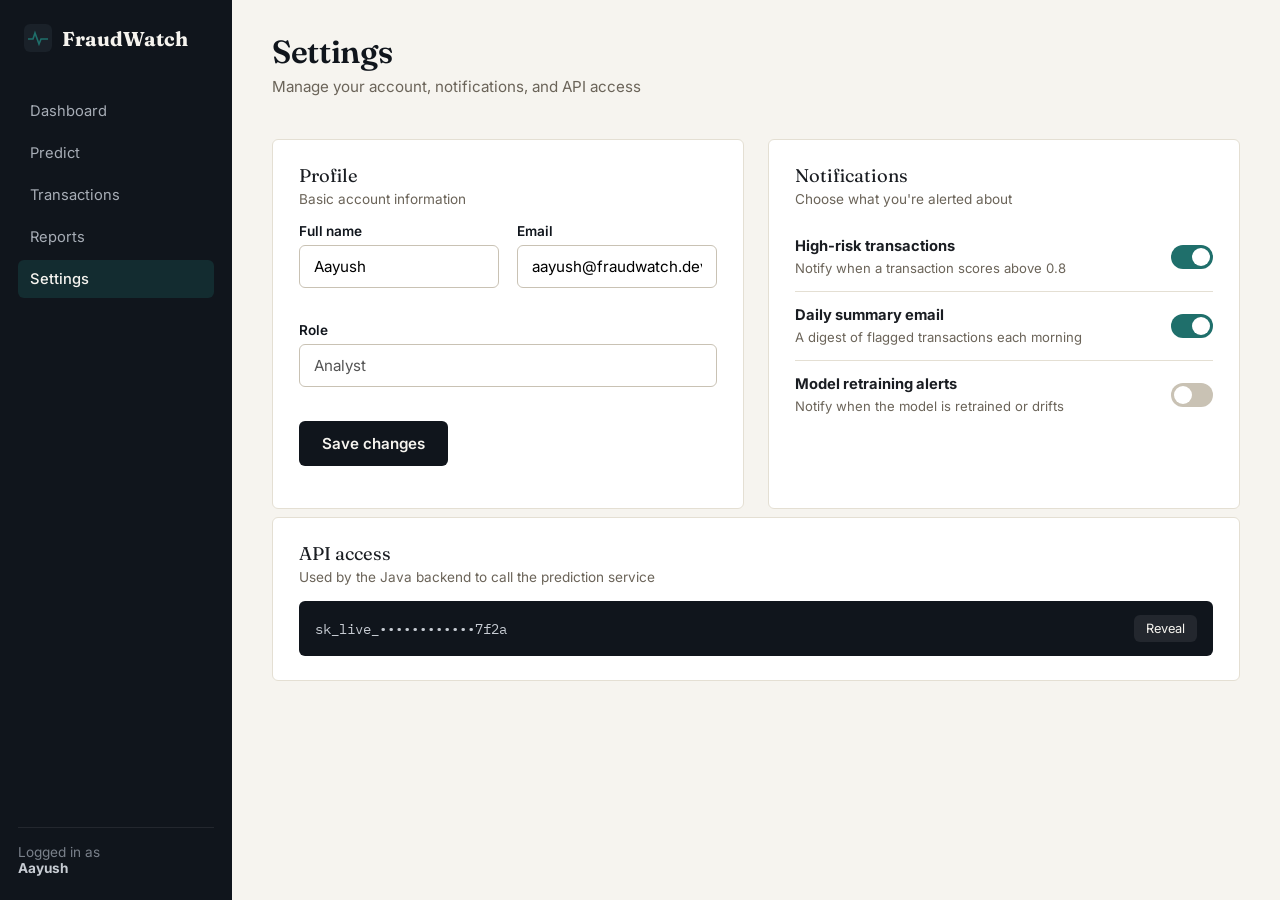
<file: fraud-frontend/fraud-frontend/settings.html>
<!DOCTYPE html>
<html lang="en">
<head>
    <meta charset="UTF-8">
    <meta name="viewport" content="width=device-width, initial-scale=1.0">
    <title>Settings — FraudWatch</title>
    <link rel="stylesheet" href="../css/styles.css">
</head>
<body>

<div class="app-shell">
    <aside class="sidebar">
        <a class="brand" href="index.html">
            <svg class="brand-mark" viewBox="0 0 28 28" fill="none">
                <rect width="28" height="28" rx="6" fill="#1A2129"/>
                <path d="M4 15 L9 15 L11 9 L15 20 L17 15 L24 15" stroke="#1F6F6B" stroke-width="1.6" fill="none"/>
            </svg>
            FraudWatch
        </a>
        <nav class="side-nav">
            <a href="dashboard.html" class="side-link">Dashboard</a>
            <a href="predict.html" class="side-link">Predict</a>
            <a href="transactions.html" class="side-link">Transactions</a>
            <a href="reports.html" class="side-link">Reports</a>
            <a href="settings.html" class="side-link active">Settings</a>
        </nav>
        <div class="side-foot">
            Logged in as<br><strong style="color:#C7CCD3;">Aayush</strong>
        </div>
    </aside>

    <main class="main">
        <div class="page-header">
            <div>
                <h1>Settings</h1>
                <p>Manage your account, notifications, and API access</p>
            </div>
        </div>

        <div class="settings-grid">
            <div class="panel settings-section">
                <div class="panel-title">Profile</div>
                <div class="panel-sub">Basic account information</div>
                <form class="form-grid">
                    <div class="field">
                        <label for="fullName">Full name</label>
                        <input type="text" id="fullName" value="Aayush">
                    </div>
                    <div class="field">
                        <label for="email">Email</label>
                        <input type="email" id="email" value="aayush@fraudwatch.dev">
                    </div>
                    <div class="field full">
                        <label for="role">Role</label>
                        <input type="text" id="role" value="Analyst" disabled>
                    </div>
                    <div class="field full">
                        <button type="submit" class="btn btn-primary">Save changes</button>
                    </div>
                </form>
            </div>

            <div class="panel settings-section">
                <div class="panel-title">Notifications</div>
                <div class="panel-sub">Choose what you're alerted about</div>

                <div class="toggle-row">
                    <div class="toggle-row-text">
                        <strong>High-risk transactions</strong>
                        <span>Notify when a transaction scores above 0.8</span>
                    </div>
                    <label class="switch">
                        <input type="checkbox" checked>
                        <span class="slider"></span>
                    </label>
                </div>

                <div class="toggle-row">
                    <div class="toggle-row-text">
                        <strong>Daily summary email</strong>
                        <span>A digest of flagged transactions each morning</span>
                    </div>
                    <label class="switch">
                        <input type="checkbox" checked>
                        <span class="slider"></span>
                    </label>
                </div>

                <div class="toggle-row">
                    <div class="toggle-row-text">
                        <strong>Model retraining alerts</strong>
                        <span>Notify when the model is retrained or drifts</span>
                    </div>
                    <label class="switch">
                        <input type="checkbox">
                        <span class="slider"></span>
                    </label>
                </div>
            </div>
        </div>

        <div class="panel">
            <div class="panel-title">API access</div>
            <div class="panel-sub">Used by the Java backend to call the prediction service</div>
            <div class="api-key-box">
                <span id="apiKeyText">sk_live_••••••••••••7f2a</span>
                <button id="revealKey">Reveal</button>
            </div>
        </div>
    </main>
</div>

<script>
    document.getElementById('revealKey').addEventListener('click', function () {
        const el = document.getElementById('apiKeyText');
        const revealed = el.textContent.includes('•');
        el.textContent = revealed ? 'sk_live_9c31f8b2d7e4a67f2a' : 'sk_live_••••••••••••7f2a';
        this.textContent = revealed ? 'Hide' : 'Reveal';
    });
</script>
</body>
</html>
</file>
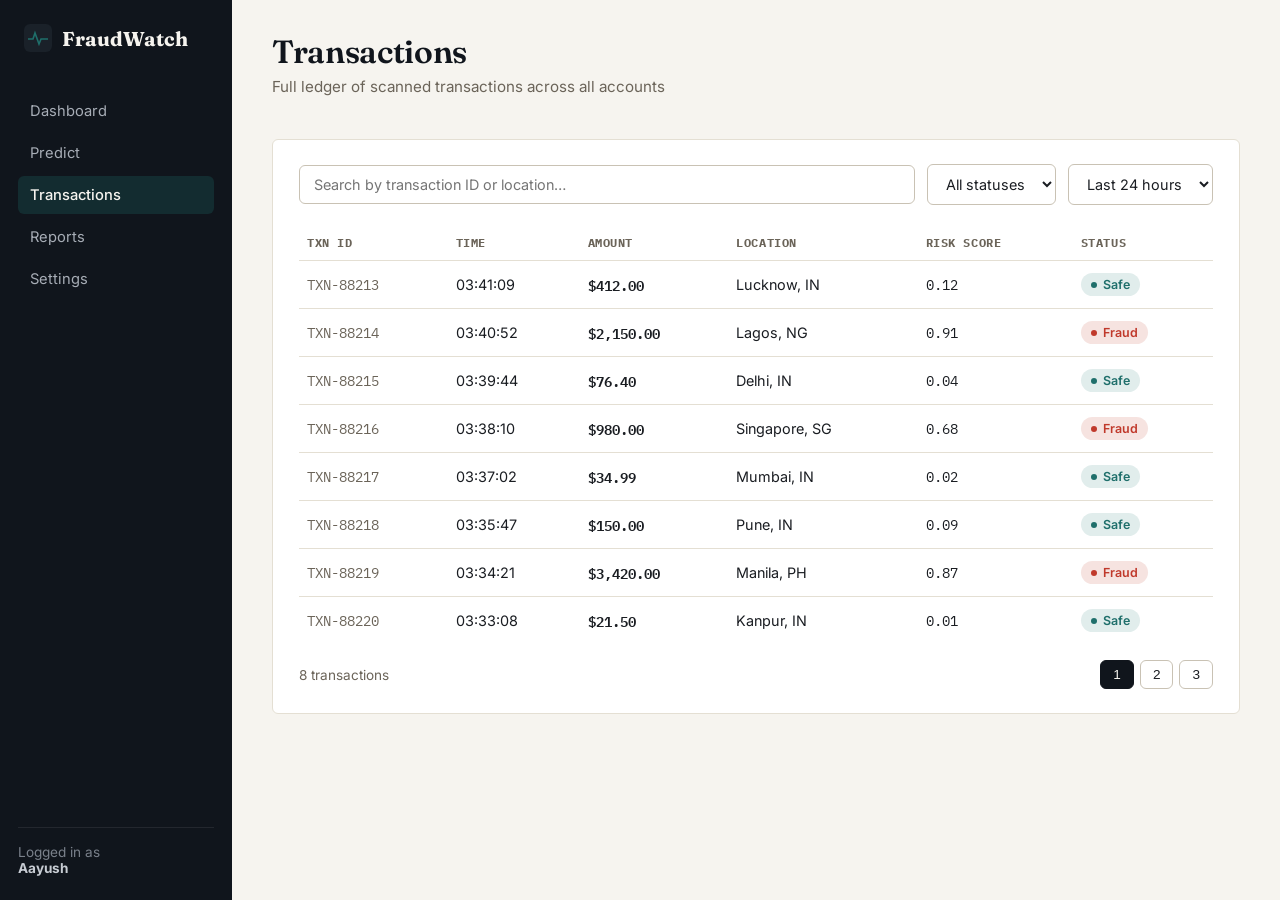
<file: fraud-frontend/fraud-frontend/transactions.html>
<!DOCTYPE html>
<html lang="en">
<head>
    <meta charset="UTF-8">
    <meta name="viewport" content="width=device-width, initial-scale=1.0">
    <title>Transactions — FraudWatch</title>
    <link rel="stylesheet" href="../css/styles.css">
</head>
<body>

<div class="app-shell">
    <aside class="sidebar">
        <a class="brand" href="index.html">
            <svg class="brand-mark" viewBox="0 0 28 28" fill="none">
                <rect width="28" height="28" rx="6" fill="#1A2129"/>
                <path d="M4 15 L9 15 L11 9 L15 20 L17 15 L24 15" stroke="#1F6F6B" stroke-width="1.6" fill="none"/>
            </svg>
            FraudWatch
        </a>
        <nav class="side-nav">
            <a href="dashboard.html" class="side-link">Dashboard</a>
            <a href="predict.html" class="side-link">Predict</a>
            <a href="transactions.html" class="side-link active">Transactions</a>
            <a href="reports.html" class="side-link">Reports</a>
            <a href="settings.html" class="side-link">Settings</a>
        </nav>
        <div class="side-foot">
            Logged in as<br><strong style="color:#C7CCD3;">Aayush</strong>
        </div>
    </aside>

    <main class="main">
        <div class="page-header">
            <div>
                <h1>Transactions</h1>
                <p>Full ledger of scanned transactions across all accounts</p>
            </div>
        </div>

        <div class="panel">
            <div class="toolbar">
                <input type="search" id="searchInput" placeholder="Search by transaction ID or location…">
                <select id="statusFilter">
                    <option value="all">All statuses</option>
                    <option value="safe">Safe</option>
                    <option value="fraud">Fraud</option>
                </select>
                <select id="rangeFilter">
                    <option>Last 24 hours</option>
                    <option>Last 7 days</option>
                    <option>Last 30 days</option>
                </select>
            </div>

            <table id="txnTable">
                <thead>
                <tr><th>Txn ID</th><th>Time</th><th>Amount</th><th>Location</th><th>Risk score</th><th>Status</th></tr>
                </thead>
                <tbody>
                <tr data-status="safe"><td class="txn-id">TXN-88213</td><td>03:41:09</td><td class="amount">$412.00</td><td>Lucknow, IN</td><td class="mono">0.12</td><td><span class="badge badge-safe">Safe</span></td></tr>
                <tr data-status="fraud"><td class="txn-id">TXN-88214</td><td>03:40:52</td><td class="amount">$2,150.00</td><td>Lagos, NG</td><td class="mono">0.91</td><td><span class="badge badge-risk">Fraud</span></td></tr>
                <tr data-status="safe"><td class="txn-id">TXN-88215</td><td>03:39:44</td><td class="amount">$76.40</td><td>Delhi, IN</td><td class="mono">0.04</td><td><span class="badge badge-safe">Safe</span></td></tr>
                <tr data-status="fraud"><td class="txn-id">TXN-88216</td><td>03:38:10</td><td class="amount">$980.00</td><td>Singapore, SG</td><td class="mono">0.68</td><td><span class="badge badge-risk">Fraud</span></td></tr>
                <tr data-status="safe"><td class="txn-id">TXN-88217</td><td>03:37:02</td><td class="amount">$34.99</td><td>Mumbai, IN</td><td class="mono">0.02</td><td><span class="badge badge-safe">Safe</span></td></tr>
                <tr data-status="safe"><td class="txn-id">TXN-88218</td><td>03:35:47</td><td class="amount">$150.00</td><td>Pune, IN</td><td class="mono">0.09</td><td><span class="badge badge-safe">Safe</span></td></tr>
                <tr data-status="fraud"><td class="txn-id">TXN-88219</td><td>03:34:21</td><td class="amount">$3,420.00</td><td>Manila, PH</td><td class="mono">0.87</td><td><span class="badge badge-risk">Fraud</span></td></tr>
                <tr data-status="safe"><td class="txn-id">TXN-88220</td><td>03:33:08</td><td class="amount">$21.50</td><td>Kanpur, IN</td><td class="mono">0.01</td><td><span class="badge badge-safe">Safe</span></td></tr>
                </tbody>
            </table>

            <div class="pagination">
                <span id="rowCount">8 transactions</span>
                <div class="page-btns">
                    <button class="current">1</button>
                    <button>2</button>
                    <button>3</button>
                </div>
            </div>
        </div>
    </main>
</div>

<script>
    const searchInput = document.getElementById('searchInput');
    const statusFilter = document.getElementById('statusFilter');
    const rows = Array.from(document.querySelectorAll('#txnTable tbody tr'));
    const rowCount = document.getElementById('rowCount');

    function applyFilters() {
        const q = searchInput.value.trim().toLowerCase();
        const status = statusFilter.value;
        let visible = 0;

        rows.forEach((row) => {
            const text = row.textContent.toLowerCase();
            const matchesQuery = !q || text.includes(q);
            const matchesStatus = status === 'all' || row.dataset.status === status;
            const show = matchesQuery && matchesStatus;
            row.style.display = show ? '' : 'none';
            if (show) visible++;
        });

        rowCount.textContent = `${visible} transaction${visible === 1 ? '' : 's'}`;
    }

    searchInput.addEventListener('input', applyFilters);
    statusFilter.addEventListener('change', applyFilters);
</script>
</body>
</html>
</file>
<file: fraud-frontend/css/styles.css>
/* ============================================
   FraudWatch — Design Tokens
   Ink / Paper / Ledger / Risk Red / Signal Teal
   ============================================ */

@import url('https://fonts.googleapis.com/css2?family=Fraunces:opsz,wght@9..144,400;9..144,600;9..144,700&family=Inter:wght@400;500;600;700&family=IBM+Plex+Mono:wght@400;500;600&display=swap');

:root {
    --ink: #10151C;
    --ink-text: #1A1D22;
    --paper: #F6F4EF;
    --paper-raised: #FFFFFF;
    --ledger: #C9C2B4;
    --ledger-soft: #E4DFD3;
    --risk: #C0392B;
    --risk-soft: #F6E3E0;
    --signal: #1F6F6B;
    --signal-soft: #E1EDEC;
    --muted: #6B6459;

    --display: 'Fraunces', serif;
    --body: 'Inter', sans-serif;
    --mono: 'IBM Plex Mono', monospace;

    --radius: 6px;
    --shadow: 0 1px 2px rgba(16,21,28,0.06), 0 4px 16px rgba(16,21,28,0.05);
}

* { box-sizing: border-box; }

body {
    margin: 0;
    font-family: var(--body);
    background: var(--paper);
    color: var(--ink-text);
    -webkit-font-smoothing: antialiased;
}

a { color: inherit; text-decoration: none; }

h1, h2, h3 {
    font-family: var(--display);
    font-weight: 600;
    margin: 0;
    color: var(--ink);
    letter-spacing: -0.01em;
}

.mono { font-family: var(--mono); }

/* Focus visibility */
a:focus-visible, button:focus-visible, input:focus-visible, select:focus-visible {
    outline: 2px solid var(--signal);
    outline-offset: 2px;
}

@media (prefers-reduced-motion: reduce) {
    *, *::before, *::after { animation-duration: 0.001ms !important; transition-duration: 0.001ms !important; }
}

/* ---------- Buttons ---------- */
.btn {
    display: inline-flex;
    align-items: center;
    justify-content: center;
    gap: 8px;
    padding: 12px 22px;
    border-radius: var(--radius);
    font-family: var(--body);
    font-weight: 600;
    font-size: 0.95rem;
    border: 1px solid transparent;
    cursor: pointer;
    transition: transform 0.15s ease, box-shadow 0.15s ease, background 0.15s ease;
}
.btn:hover { transform: translateY(-1px); }
.btn-primary { background: var(--ink); color: var(--paper); }
.btn-primary:hover { background: #232B36; }
.btn-outline { background: transparent; color: var(--ink); border-color: var(--ledger); }
.btn-outline:hover { border-color: var(--ink); }
.btn-block { width: 100%; }

/* ---------- Top nav (landing) ---------- */
.nav {
    display: flex;
    align-items: center;
    justify-content: space-between;
    padding: 24px 48px;
    border-bottom: 1px solid var(--ledger-soft);
}
.brand {
    display: flex;
    align-items: center;
    gap: 10px;
    font-family: var(--display);
    font-weight: 700;
    font-size: 1.25rem;
    color: var(--ink);
}
.brand-mark { width: 28px; height: 28px; flex-shrink: 0; }
.nav-links { display: flex; gap: 32px; align-items: center; font-size: 0.95rem; color: var(--muted); }
.nav-links a:hover { color: var(--ink); }

/* ---------- Hero ---------- */
.hero {
    padding: 96px 48px 64px;
    max-width: 1200px;
    margin: 0 auto;
    text-align: center;
}
.eyebrow {
    font-family: var(--mono);
    font-size: 0.78rem;
    letter-spacing: 0.12em;
    text-transform: uppercase;
    color: var(--signal);
    margin-bottom: 20px;
    display: inline-block;
}
.hero h1 {
    font-size: clamp(2.4rem, 5vw, 4.2rem);
    line-height: 1.05;
    max-width: 850px;
    margin: 0 auto 24px;
}
.hero p {
    font-size: 1.15rem;
    color: var(--muted);
    max-width: 560px;
    margin: 0 auto 36px;
    line-height: 1.6;
}
.hero-actions { display: flex; gap: 16px; justify-content: center; margin-bottom: 64px; }

/* ---------- Pulse signature element ---------- */
.pulse-frame {
    max-width: 960px;
    margin: 0 auto;
    background: var(--ink);
    border-radius: 12px;
    padding: 28px 32px 20px;
    box-shadow: var(--shadow);
}
.pulse-frame-header {
    display: flex;
    justify-content: space-between;
    align-items: center;
    margin-bottom: 8px;
    font-family: var(--mono);
    font-size: 0.75rem;
    color: #8A9199;
}
.pulse-dot { display: inline-block; width: 7px; height: 7px; border-radius: 50%; background: var(--signal); margin-right: 6px; animation: blink 2s infinite; }
@keyframes blink { 0%, 100% { opacity: 1; } 50% { opacity: 0.3; } }
svg.pulse-svg { width: 100%; height: 110px; display: block; }
.pulse-line { fill: none; stroke: var(--signal); stroke-width: 2; }
.pulse-line.spike { stroke: var(--risk); }

/* ---------- Feature grid ---------- */
.features {
    max-width: 1100px;
    margin: 100px auto;
    padding: 0 48px;
    display: grid;
    grid-template-columns: repeat(3, 1fr);
    gap: 1px;
    background: var(--ledger-soft);
    border: 1px solid var(--ledger-soft);
}
.feature {
    background: var(--paper);
    padding: 36px 32px;
}
.feature-index { font-family: var(--mono); font-size: 0.8rem; color: var(--muted); margin-bottom: 16px; display: block; }
.feature h3 { font-size: 1.25rem; margin-bottom: 10px; }
.feature p { color: var(--muted); line-height: 1.55; font-size: 0.95rem; margin: 0; }

footer {
    border-top: 1px solid var(--ledger-soft);
    padding: 28px 48px;
    display: flex;
    justify-content: space-between;
    font-size: 0.85rem;
    color: var(--muted);
    font-family: var(--mono);
}

/* ---------- Auth (login) ---------- */
.auth-page {
    min-height: 100vh;
    display: flex;
    align-items: center;
    justify-content: center;
    background: var(--ink);
    position: relative;
    overflow: hidden;
    padding: 24px;
}
.auth-bg-glow {
    position: absolute;
    inset: -20%;
    background:
            radial-gradient(circle at 20% 25%, rgba(31,111,107,0.25), transparent 45%),
            radial-gradient(circle at 80% 70%, rgba(192,57,43,0.14), transparent 40%),
            radial-gradient(circle at 50% 100%, rgba(31,111,107,0.12), transparent 50%);
    animation: driftGlow 18s ease-in-out infinite alternate;
    z-index: 0;
}
@keyframes driftGlow {
    0%   { transform: translate(0, 0) scale(1); }
    50%  { transform: translate(-3%, 2%) scale(1.08); }
    100% { transform: translate(3%, -2%) scale(1.03); }
}
#bgCanvas {
    position: absolute;
    inset: 0;
    z-index: 1;
}
.auth-card {
    position: relative;
    z-index: 2;
    background: var(--paper);
    width: 100%;
    max-width: 400px;
    border-radius: 10px;
    padding: 40px 36px;
    box-shadow: 0 20px 60px rgba(0,0,0,0.45);
}
.auth-card .brand { justify-content: center; margin-bottom: 8px; }
.auth-subtitle { text-align: center; color: var(--muted); font-size: 0.9rem; margin-bottom: 32px; }
.field { margin-bottom: 18px; }
.field label { display: block; font-size: 0.85rem; font-weight: 600; margin-bottom: 6px; color: var(--ink); }
.field input {
    width: 100%;
    padding: 11px 14px;
    border: 1px solid var(--ledger);
    border-radius: var(--radius);
    font-family: var(--body);
    font-size: 0.95rem;
    background: var(--paper-raised);
}
.field input:focus { border-color: var(--signal); }
.auth-meta {
    display: flex;
    justify-content: space-between;
    font-size: 0.85rem;
    margin: 4px 0 24px;
    color: var(--muted);
}
.auth-footer { text-align: center; margin-top: 24px; font-size: 0.88rem; color: var(--muted); }
.auth-error {
    background: var(--risk-soft);
    color: var(--risk);
    border-radius: var(--radius);
    padding: 10px 14px;
    font-size: 0.85rem;
    margin-bottom: 18px;
    display: none;
}

/* ---------- App shell (dashboard / predict) ---------- */
.app-shell { display: flex; min-height: 100vh; }
.sidebar {
    width: 232px;
    flex-shrink: 0;
    background: var(--ink);
    color: #C7CCD3;
    padding: 24px 18px;
    display: flex;
    flex-direction: column;
}
.sidebar .brand { color: var(--paper); margin-bottom: 40px; padding: 0 6px; }
.side-nav { display: flex; flex-direction: column; gap: 4px; flex: 1; }
.side-link {
    padding: 10px 12px;
    border-radius: var(--radius);
    font-size: 0.92rem;
    display: flex;
    align-items: center;
    gap: 10px;
    color: #A7ADB6;
}
.side-link:hover { background: rgba(255,255,255,0.05); color: var(--paper); }
.side-link.active { background: rgba(31,111,107,0.25); color: var(--paper); font-weight: 500; }
.side-foot { border-top: 1px solid rgba(255,255,255,0.08); padding-top: 16px; font-size: 0.85rem; color: #7A818B; }

.main {
    flex: 1;
    padding: 32px 40px 60px;
    max-width: 1200px;
}
.page-header { display: flex; justify-content: space-between; align-items: flex-end; margin-bottom: 28px; }
.page-header p { color: var(--muted); margin-top: 6px; font-size: 0.95rem; }

.stat-grid { display: grid; grid-template-columns: repeat(4, 1fr); gap: 16px; margin-bottom: 28px; }
.stat-card {
    background: var(--paper-raised);
    border: 1px solid var(--ledger-soft);
    border-radius: var(--radius);
    padding: 20px 22px;
}
.stat-label { font-family: var(--mono); font-size: 0.75rem; text-transform: uppercase; letter-spacing: 0.06em; color: var(--muted); }
.stat-value { font-family: var(--display); font-size: 2rem; margin-top: 8px; color: var(--ink); }
.stat-value.risk { color: var(--risk); }
.stat-delta { font-size: 0.82rem; margin-top: 6px; color: var(--signal); }
.stat-delta.down { color: var(--risk); }

.panel {
    background: var(--paper-raised);
    border: 1px solid var(--ledger-soft);
    border-radius: var(--radius);
    padding: 24px 26px;
    margin-bottom: 24px;
}
.panel-title { font-family: var(--display); font-size: 1.15rem; margin-bottom: 4px; }
.panel-sub { color: var(--muted); font-size: 0.85rem; margin-bottom: 16px; }

table { width: 100%; border-collapse: collapse; font-size: 0.9rem; }
th { text-align: left; font-family: var(--mono); font-size: 0.72rem; text-transform: uppercase; letter-spacing: 0.05em; color: var(--muted); padding: 10px 8px; border-bottom: 1px solid var(--ledger-soft); }
td { padding: 12px 8px; border-bottom: 1px solid var(--ledger-soft); }
tr:last-child td { border-bottom: none; }
.txn-id { font-family: var(--mono); color: var(--muted); }
.amount { font-family: var(--mono); font-weight: 600; }

.badge { display: inline-flex; align-items: center; gap: 6px; padding: 4px 10px; border-radius: 100px; font-size: 0.78rem; font-weight: 600; }
.badge-safe { background: var(--signal-soft); color: var(--signal); }
.badge-risk { background: var(--risk-soft); color: var(--risk); }
.badge::before { content: ''; width: 6px; height: 6px; border-radius: 50%; background: currentColor; }

/* ---------- Predict page ---------- */
.predict-grid { display: grid; grid-template-columns: 1.1fr 0.9fr; gap: 24px; align-items: start; }
.form-grid { display: grid; grid-template-columns: 1fr 1fr; gap: 16px 18px; }
.form-grid .field.full { grid-column: 1 / -1; }

.verdict-panel { text-align: center; }
.verdict-score { font-family: var(--display); font-size: 3.4rem; margin: 12px 0 4px; }
.verdict-score.risk { color: var(--risk); }
.verdict-score.safe { color: var(--signal); }
.verdict-label { font-family: var(--mono); font-size: 0.8rem; text-transform: uppercase; letter-spacing: 0.08em; color: var(--muted); }
.verdict-placeholder { color: var(--muted); font-size: 0.9rem; padding: 48px 20px; text-align: center; }

@media (max-width: 900px) {
    .stat-grid { grid-template-columns: repeat(2, 1fr); }
    .predict-grid, .form-grid { grid-template-columns: 1fr; }
    .features { grid-template-columns: 1fr; }
    .sidebar { display: none; }
}

/* ---------- Toolbar / filters (transactions page) ---------- */
.toolbar {
    display: flex;
    gap: 12px;
    align-items: center;
    margin-bottom: 20px;
    flex-wrap: wrap;
}
.toolbar input[type="search"],
.toolbar select {
    padding: 10px 14px;
    border: 1px solid var(--ledger);
    border-radius: var(--radius);
    font-family: var(--body);
    font-size: 0.9rem;
    background: var(--paper-raised);
    color: var(--ink-text);
}
.toolbar input[type="search"] { flex: 1; min-width: 180px; }
.pagination {
    display: flex;
    justify-content: space-between;
    align-items: center;
    margin-top: 16px;
    font-size: 0.85rem;
    color: var(--muted);
}
.pagination .page-btns { display: flex; gap: 6px; }
.pagination button {
    border: 1px solid var(--ledger);
    background: var(--paper-raised);
    border-radius: var(--radius);
    padding: 6px 12px;
    font-size: 0.85rem;
    cursor: pointer;
    color: var(--ink-text);
}
.pagination button.current { background: var(--ink); color: var(--paper); border-color: var(--ink); }

/* ---------- Reports page ---------- */
.report-grid { display: grid; grid-template-columns: repeat(3, 1fr); gap: 16px; margin-bottom: 24px; }
.report-card {
    background: var(--paper-raised);
    border: 1px solid var(--ledger-soft);
    border-radius: var(--radius);
    padding: 22px;
}
.report-card h3 { font-size: 1.05rem; margin-bottom: 6px; }
.report-card p { color: var(--muted); font-size: 0.85rem; margin: 0 0 16px; line-height: 1.5; }

.bar-chart { display: flex; align-items: flex-end; gap: 14px; height: 160px; padding-top: 10px; }
.bar-col { flex: 1; display: flex; flex-direction: column; align-items: center; gap: 8px; height: 100%; justify-content: flex-end; }
.bar { width: 100%; border-radius: 3px 3px 0 0; background: var(--signal); transition: transform 0.2s ease; }
.bar.high { background: var(--risk); }
.bar-col:hover .bar { transform: scaleY(1.03); transform-origin: bottom; }
.bar-label { font-family: var(--mono); font-size: 0.72rem; color: var(--muted); }

/* ---------- Settings page ---------- */
.settings-grid { display: grid; grid-template-columns: 1fr 1fr; gap: 24px; }
.settings-section { margin-bottom: 8px; }
.toggle-row {
    display: flex;
    justify-content: space-between;
    align-items: center;
    padding: 14px 0;
    border-bottom: 1px solid var(--ledger-soft);
}
.toggle-row:last-child { border-bottom: none; }
.toggle-row-text strong { display: block; font-size: 0.92rem; margin-bottom: 2px; }
.toggle-row-text span { font-size: 0.82rem; color: var(--muted); }
.switch { position: relative; width: 42px; height: 24px; flex-shrink: 0; }
.switch input { opacity: 0; width: 0; height: 0; }
.slider {
    position: absolute; cursor: pointer; inset: 0;
    background: var(--ledger); border-radius: 100px; transition: 0.2s;
}
.slider::before {
    content: ''; position: absolute; height: 18px; width: 18px; left: 3px; top: 3px;
    background: white; border-radius: 50%; transition: 0.2s;
}
.switch input:checked + .slider { background: var(--signal); }
.switch input:checked + .slider::before { transform: translateX(18px); }

.api-key-box {
    display: flex;
    align-items: center;
    justify-content: space-between;
    background: var(--ink);
    color: #C7CCD3;
    border-radius: var(--radius);
    padding: 14px 16px;
    font-family: var(--mono);
    font-size: 0.85rem;
    margin-top: 10px;
}
.api-key-box button {
    background: rgba(255,255,255,0.08);
    border: none;
    color: var(--paper);
    padding: 6px 12px;
    border-radius: var(--radius);
    font-family: var(--body);
    font-size: 0.8rem;
    cursor: pointer;
}

@media (max-width: 900px) {
    .report-grid { grid-template-columns: 1fr; }
    .settings-grid { grid-template-columns: 1fr; }
}
</file>
